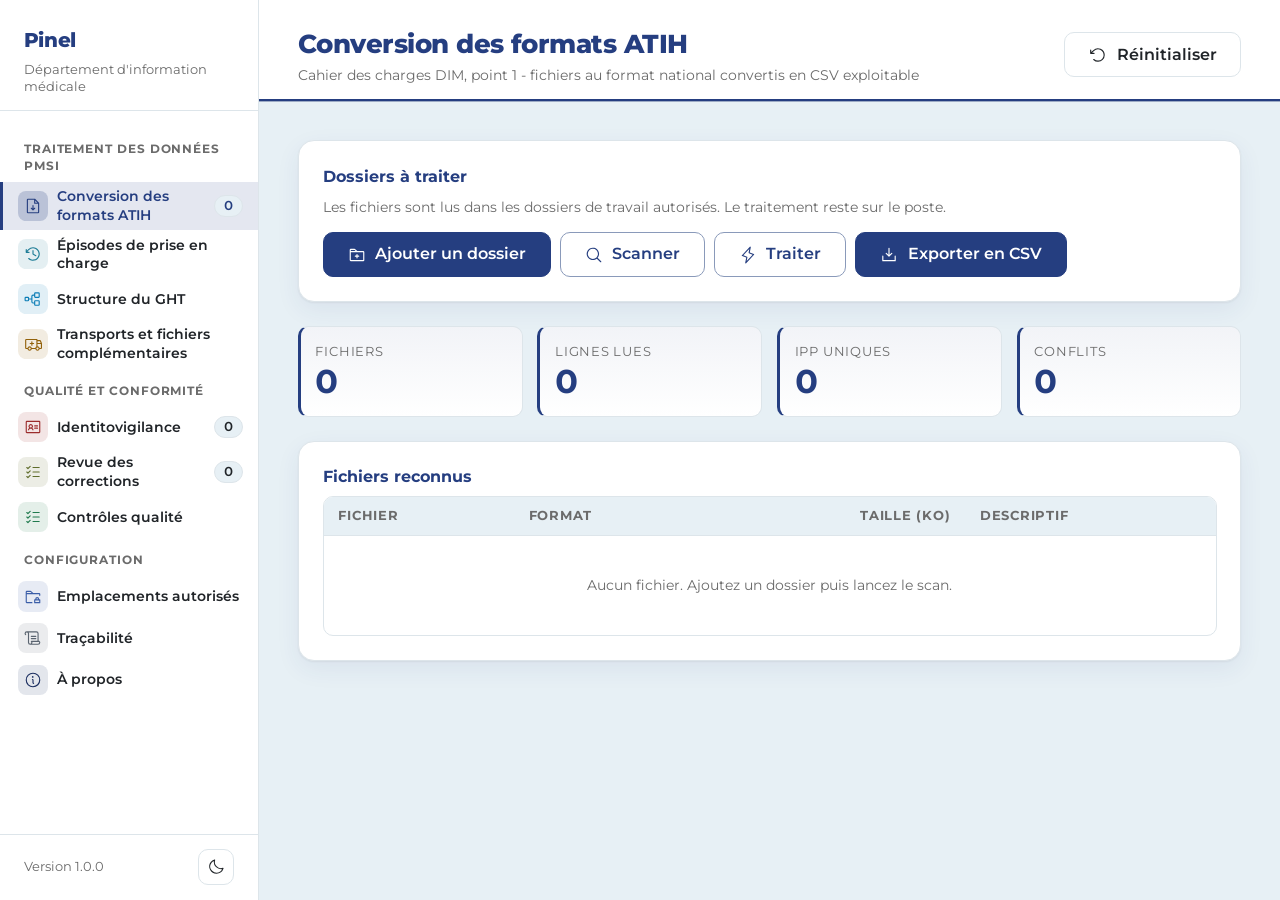
<file: web/index.html>
<!DOCTYPE html>
<html lang="fr">

<head>
  <meta charset="UTF-8">
  <meta name="viewport" content="width=device-width, initial-scale=1">
  <title>Pinel</title>
  <link rel="stylesheet" href="fonts/fonts.css">
  <link rel="stylesheet" href="css/jetons.css">
  <link rel="stylesheet" href="css/mise-en-page.css">
  <link rel="stylesheet" href="css/composants.css">
  <link rel="stylesheet" href="css/accents.css">
  <link rel="stylesheet" href="css/accessibilite.css">
  <link rel="icon" href="icons/favicon.png">
  <script src="js/theme.js"></script>
</head>

<body>
  <a class="skip-link" href="#contenu-principal">Aller au contenu principal</a>

  <div class="app">
    <aside class="sidebar">
      <div class="brand">
        <h1>Pinel</h1>
        <p id="brand-etablissement">Département d'information médicale</p>
      </div>

      <nav class="nav-shell" aria-label="Navigation principale">
        <div class="nav" role="tablist" aria-orientation="vertical">
          <div class="nav-group" role="presentation">Traitement des données PMSI</div>
          <button class="nav-item" role="tab" id="tab-moulinette" data-view="moulinette" aria-controls="view-moulinette" aria-selected="true" tabindex="0"><span class="chip"><span class="i" data-icon="file-arrow-down"></span></span> Conversion des formats ATIH <span class="badge" id="badge-fichiers">0</span></button>
          <button class="nav-item" role="tab" id="tab-episodes" data-view="episodes" aria-controls="view-episodes" aria-selected="false" tabindex="-1"><span class="chip"><span class="i" data-icon="clock-counter-clockwise"></span></span> Épisodes de prise en charge</button>
          <button class="nav-item" role="tab" id="tab-structure" data-view="structure" aria-controls="view-structure" aria-selected="false" tabindex="-1"><span class="chip"><span class="i" data-icon="tree-structure"></span></span> Structure du GHT</button>
          <button class="nav-item" role="tab" id="tab-fichcomp" data-view="fichcomp" aria-controls="view-fichcomp" aria-selected="false" tabindex="-1"><span class="chip"><span class="i" data-icon="ambulance"></span></span> Transports et fichiers complémentaires</button>

          <div class="nav-group" role="presentation">Qualité et conformité</div>
          <button class="nav-item" role="tab" id="tab-identito" data-view="identito" aria-controls="view-identito" aria-selected="false" tabindex="-1"><span class="chip"><span class="i" data-icon="identification-card"></span></span> Identitovigilance <span class="badge" id="badge-conflits">0</span></button>
          <button class="nav-item" role="tab" id="tab-revue" data-view="revue" aria-controls="view-revue" aria-selected="false" tabindex="-1"><span class="chip"><span class="i" data-icon="list-checks"></span></span> Revue des corrections <span class="badge" id="badge-revue">0</span></button>
          <button class="nav-item" role="tab" id="tab-controles" data-view="controles" aria-controls="view-controles" aria-selected="false" tabindex="-1"><span class="chip"><span class="i" data-icon="list-checks"></span></span> Contrôles qualité</button>

          <div class="nav-group" role="presentation">Configuration</div>
          <button class="nav-item" role="tab" id="tab-dossiers" data-view="dossiers" aria-controls="view-dossiers" aria-selected="false" tabindex="-1"><span class="chip"><span class="i" data-icon="folder-lock"></span></span> Emplacements autorisés</button>
          <button class="nav-item" role="tab" id="tab-journal" data-view="journal" aria-controls="view-journal" aria-selected="false" tabindex="-1"><span class="chip"><span class="i" data-icon="scroll"></span></span> Traçabilité</button>
          <button class="nav-item" role="tab" id="tab-apropos" data-view="apropos" aria-controls="view-apropos" aria-selected="false" tabindex="-1"><span class="chip"><span class="i" data-icon="info"></span></span> À propos</button>
        </div>
      </nav>

      <div class="sidebar-foot">
        <span id="version">Version 1.0.0</span>
        <span class="spacer"></span>
        <button class="icon-btn" id="btn-theme" type="button" aria-label="Changer de thème"><span class="i" data-icon="moon"></span></button>
      </div>
    </aside>

    <main class="main" id="contenu-principal" tabindex="-1">
      <header class="topbar">
        <div>
          <h2 id="view-title">Conversion des formats ATIH</h2>
          <p id="view-subtitle">Cahier des charges DIM, point 1 - fichiers au format national convertis en CSV exploitable</p>
        </div>
        <div class="spacer"></div>
        <button class="btn ghost" id="btn-reset" type="button"><span class="i" data-icon="arrow-counter-clockwise"></span> Réinitialiser</button>
      </header>

      <!-- ── Conversion des formats ATIH ───────────────────────────────── -->
      <section class="view stack" id="view-moulinette" role="tabpanel" aria-labelledby="tab-moulinette" tabindex="0">
        <div class="card">
          <h3>Dossiers à traiter</h3>
          <p class="hint">Les fichiers sont lus dans les dossiers de travail autorisés. Le traitement reste sur le poste.</p>
          <div class="row">
            <button class="btn" id="btn-ajouter-dossier" type="button"><span class="i" data-icon="folder-plus"></span> Ajouter un dossier</button>
            <button class="btn secondary" id="btn-scanner" type="button"><span class="i" data-icon="magnifying-glass"></span> Scanner</button>
            <button class="btn secondary" id="btn-traiter" type="button"><span class="i" data-icon="lightning"></span> Traiter</button>
            <button class="btn" id="btn-export-csv" type="button"><span class="i" data-icon="download-simple"></span> Exporter en CSV</button>
          </div>
        </div>

        <div class="grid cols-4" id="kpi-moulinette"></div>

        <div class="card">
          <h3>Fichiers reconnus</h3>
          <div class="table-wrap">
            <table>
              <thead><tr><th>Fichier</th><th>Format</th><th class="num">Taille (Ko)</th><th>Descriptif</th></tr></thead>
              <tbody id="tbody-fichiers">
                <tr><td colspan="4" class="empty">Aucun fichier. Ajoutez un dossier puis lancez le scan.</td></tr>
              </tbody>
            </table>
          </div>
        </div>
      </section>

      <!-- ── Épisodes ───────────────────────────────────────────────── -->
      <section class="view stack" id="view-episodes" role="tabpanel" aria-labelledby="tab-episodes" tabindex="0" hidden>
        <div class="card">
          <h3>Règle de continuité</h3>
          <p class="hint">Un épisode regroupe les journées consécutives d'un même patient, dans une même unité médicale et un même site. Le recueil étant annuel, un épisode se ferme au 31 décembre.</p>
          <div class="row">
            <label class="check">Tolérance
              <input type="number" id="episode-tolerance" value="0" min="0" max="30" class="narrow">
              jour(s) sans venue
            </label>
            <label class="check"><input type="checkbox" id="episode-um" checked> Rupture au changement d'UM</label>
            <label class="check"><input type="checkbox" id="episode-site" checked> Rupture au changement de site</label>
            <label class="check"><input type="checkbox" id="episode-annee" checked> Fermeture au 31 décembre</label>
            <button class="btn" id="btn-episodes" type="button"><span class="i" data-icon="clock-counter-clockwise"></span> Calculer les épisodes</button>
          </div>
        </div>

        <div class="grid cols-4" id="kpi-episodes"></div>

        <div class="card">
          <h3>Aperçu</h3>
          <div class="table-wrap">
            <table>
              <thead><tr><th>Épisode</th><th>IPP</th><th>UM</th><th>Site</th><th>Début</th><th>Fin</th><th class="num">Venues</th><th class="num">Durée</th></tr></thead>
              <tbody id="tbody-episodes">
                <tr><td colspan="8" class="empty">Traitez un lot RAA ou RPS, puis lancez le calcul.</td></tr>
              </tbody>
            </table>
          </div>
        </div>
      </section>

      <!-- ── Structure ──────────────────────────────────────────────── -->
      <section class="view stack" id="view-structure" role="tabpanel" aria-labelledby="tab-structure" tabindex="0" hidden>
        <div class="card">
          <h3>Fichier de structure du GHT</h3>
          <p class="hint">CSV ou TSV. Les colonnes sont reconnues même si les intitulés varient.</p>
          <div class="row">
            <button class="btn" id="btn-structure" type="button"><span class="i" data-icon="tree-structure"></span> Choisir le fichier</button>
          </div>
        </div>
        <div class="card" id="card-structure">
          <div class="empty">Aucune structure chargée. Choisissez le fichier de structure du GHT ci-dessus.</div>
        </div>
      </section>

      <!-- ── Transports et fichiers complémentaires ────────────────────── -->
      <section class="view stack" id="view-fichcomp" role="tabpanel" aria-labelledby="tab-fichcomp" tabindex="0" hidden>
        <div class="card">
          <h3>Classeur transports</h3>
          <p class="hint">Retire les blocs d'en-tête répétés, propage la date de commande sur les lignes vides, et conserve l'original avec les lignes retirées en rouge. Le fichier d'origine n'est jamais modifié.</p>
          <div class="row">
            <button class="btn" id="btn-fichcomp-nettoyer" type="button"><span class="i" data-icon="ambulance"></span> Nettoyer un classeur transports</button>
          </div>
        </div>
        <div class="card">
          <h3>Contrôle d'un fichier complémentaire</h3>
          <p class="hint">Longueur de ligne, FINESS, code, quantité et date au format attendu.</p>
          <div class="row">
            <label class="field-label" for="fichcomp-type">Type de fichier</label>
            <select id="fichcomp-type">
              <option value="med">Médicaments - 53 caractères</option>
              <option value="dmi">Dispositifs médicaux - 50 caractères</option>
            </select>
            <button class="btn secondary" id="btn-fichcomp-controler" type="button"><span class="i" data-icon="check-circle"></span> Contrôler un fichier</button>
          </div>
        </div>
        <div class="card" id="card-fichcomp">
          <div class="empty">Aucun traitement lancé. Nettoyez un classeur transports ou contrôlez un fichier complémentaire ci-dessus.</div>
        </div>
      </section>

      <!-- ── Identitovigilance ──────────────────────────────────────── -->
      <section class="view stack" id="view-identito" role="tabpanel" aria-labelledby="tab-identito" tabindex="0" hidden>
        <div class="card">
          <h3>Conflits de date de naissance</h3>
          <p class="hint">Un même identifiant patient portant plusieurs dates de naissance casse le chaînage.</p>
          <div class="row">
            <button class="btn secondary" id="btn-collisions" type="button"><span class="i" data-icon="arrow-counter-clockwise"></span> Actualiser</button>
            <button class="btn" id="btn-export-identite" type="button"><span class="i" data-icon="download-simple"></span> Exporter en CSV</button>
          </div>
        </div>
        <div class="card">
          <div class="table-wrap">
            <table>
              <thead><tr><th>IPP</th><th>Date retenue</th><th>Dates observées</th><th class="num">Occurrences</th></tr></thead>
              <tbody id="tbody-collisions">
                <tr><td colspan="4" class="empty">Aucune vérification lancée. Cliquez sur Actualiser pour rechercher les conflits.</td></tr>
              </tbody>
            </table>
          </div>
        </div>
      </section>

      <!-- ── Revue des corrections ──────────────────────────────────── -->
      <section class="view stack" id="view-revue" role="tabpanel" aria-labelledby="tab-revue" tabindex="0" hidden>
        <div class="card">
          <h3>Corrections apprises de vos propres corrections</h3>
          <p class="hint">Pinel compare vos fichiers d'origine à ceux que vous avez corrigés à la main, et en tire des règles. Une règle validée est proposée sur les lots suivants ; tant qu'elle est proposée, elle ne touche à rien.</p>
          <div class="row">
            <button class="btn secondary" id="btn-revue-recharger" type="button"><span class="i" data-icon="arrow-counter-clockwise"></span> Actualiser</button>
            <button class="btn" id="btn-revue-suggestions" type="button"><span class="i" data-icon="magnifying-glass"></span> Chercher dans les dossiers de travail</button>
          </div>
        </div>

        <div class="grid cols-4" id="kpi-revue"></div>

        <div class="card">
          <h3>Règles</h3>
          <div class="table-wrap">
            <table>
              <thead><tr><th>Correction</th><th class="num">Confiance</th><th class="num">Cas</th><th>État</th><th><span class="sr-only">Décision</span></th></tr></thead>
              <tbody id="tbody-regles">
                <tr><td colspan="5" class="empty">Aucune règle apprise pour l'instant. Elles apparaissent après un apprentissage sur vos fichiers corrigés.</td></tr>
              </tbody>
            </table>
          </div>
        </div>

        <div class="card" id="card-suggestions">
          <h3>Lignes concernées dans les dossiers de travail</h3>
          <div class="empty">Cliquez sur Chercher dans les dossiers de travail pour compter les lignes que chaque règle toucherait.</div>
        </div>

        <div class="card">
          <h3>Lignes que le modèle signale</h3>
          <p class="hint" id="revue-modele">Aucun modèle entraîné sur ce poste.</p>
          <div class="row">
            <button class="btn secondary" id="btn-revue-lignes" type="button"><span class="i" data-icon="list-checks"></span> Relever les lignes à revoir</button>
          </div>
          <div id="card-lignes-a-revoir"></div>
        </div>
      </section>

      <!-- ── Contrôles ──────────────────────────────────────────────── -->
      <section class="view stack" id="view-controles" role="tabpanel" aria-labelledby="tab-controles" tabindex="0" hidden>
        <div class="card">
          <h3>Contrôles sur le lot</h3>
          <p class="hint">FINESS, format de date de naissance, identifiant en clair dans un fichier anonymisé, NIR de chaînage, lignes en double, cohérence de l'année du fichier.</p>
          <div class="row">
            <button class="btn" id="btn-controles" type="button"><span class="i" data-icon="check-circle"></span> Lancer les contrôles</button>
          </div>
        </div>
        <div class="card" id="card-controles">
          <div class="empty">Aucun contrôle lancé. Cliquez sur Lancer les contrôles pour vérifier le lot.</div>
        </div>
      </section>

      <!-- ── Dossiers de travail ────────────────────────────────────── -->
      <section class="view stack" id="view-dossiers" role="tabpanel" aria-labelledby="tab-dossiers" tabindex="0" hidden>
        <div class="card">
          <h3>Dossiers autorisés</h3>
          <p class="hint">Pinel ne lit et n'écrit que dans ces dossiers. Ils peuvent être locaux, sur un lecteur réseau monté ou sur un partage du GHT.</p>
          <div class="row">
            <button class="btn" id="btn-dossier-ajouter" type="button"><span class="i" data-icon="folder-plus"></span> Ajouter un dossier</button>
          </div>
          <div class="table-wrap mt-3">
            <table>
              <thead><tr><th>Dossier</th><th><span class="sr-only">Actions</span></th></tr></thead>
              <tbody id="tbody-dossiers">
                <tr><td colspan="2" class="empty">Aucun dossier ajouté. Ajoutez un dossier pour autoriser Pinel à y lire et à y écrire.</td></tr>
              </tbody>
            </table>
          </div>
        </div>

        <div class="card">
          <h3>Établissement</h3>
          <p class="hint">Ces valeurs figurent telles quelles dans les fichiers transmis. Elles sont propres à votre établissement : Pinel n'en suppose aucune.</p>
          <div class="grid cols-2">
            <div class="field">
              <label class="field-label" for="etab-nom">Nom affiché</label>
              <input type="text" id="etab-nom" placeholder="CH de … - Département d'information médicale">
            </div>
            <div class="field">
              <label class="field-label" for="etab-finess-epmsi">FINESS d'inscription e-PMSI</label>
              <input type="text" id="etab-finess-epmsi" inputmode="numeric" maxlength="9" placeholder="9 chiffres">
            </div>
            <div class="field">
              <label class="field-label" for="etab-finess-geo">FINESS géographique</label>
              <input type="text" id="etab-finess-geo" inputmode="numeric" maxlength="9" placeholder="9 chiffres">
            </div>
            <div class="field">
              <label class="field-label" for="etab-prestation">Type de prestation (transports)</label>
              <input type="text" id="etab-prestation" maxlength="2" placeholder="ex. 17">
            </div>
            <div class="field">
              <label class="field-label" for="etab-forfait">Code forfait (transports)</label>
              <input type="text" id="etab-forfait" maxlength="8" placeholder="ex. ST2">
            </div>
            <div class="field">
              <label class="field-label" for="etab-distance">Classe de distance (transports)</label>
              <input type="text" id="etab-distance" maxlength="2" placeholder="ex. 06">
            </div>
          </div>
          <div class="row mt-3">
            <button class="btn" id="btn-etab-enregistrer" type="button"><span class="i" data-icon="check-circle"></span> Enregistrer</button>
          </div>
        </div>

        <div class="grid cols-2">
          <div class="card">
            <h3>Dossier de sortie</h3>
            <p class="hint">Destination des CSV, des exports et des classeurs nettoyés.</p>
            <p class="path" id="dossier-sortie">Non défini</p>
            <button class="btn secondary" id="btn-dossier-sortie" type="button">Changer</button>
          </div>
          <div class="card">
            <h3>Descriptifs de format</h3>
            <p class="hint">Dossier où déposer les descriptifs officiels, un fichier par format et par année. Les formats changent tous les ans, aucune mise à jour de l'application n'est nécessaire.</p>
            <p class="path" id="dossier-formats">Non défini</p>
            <button class="btn secondary" id="btn-dossier-formats" type="button">Changer</button>
          </div>
        </div>
      </section>

      <!-- ── Journal ────────────────────────────────────────────────── -->
      <section class="view stack" id="view-journal" role="tabpanel" aria-labelledby="tab-journal" tabindex="0" hidden>
        <div class="card">
          <h3>Journal d'audit</h3>
          <p class="hint">Trace horodatée des opérations sensibles. Aucune donnée patient n'y figure.</p>
          <p class="path" id="chemin-audit">Non défini</p>
        </div>
        <div class="card">
          <h3>Journal de session</h3>
          <div class="log" id="journal">En attente…</div>
        </div>
      </section>

      <!-- ── À propos ───────────────────────────────────────────────── -->
      <section class="view stack" id="view-apropos" role="tabpanel" aria-labelledby="tab-apropos" tabindex="0" hidden>
        <div class="card">
          <h3>Pinel</h3>
          <p class="hint">Traitement des fichiers PMSI pour un département d'information médicale.</p>
          <p><span id="apropos-version">Version 1.0.0</span></p>
        </div>

        <div class="card">
          <h3>Licence</h3>
          <p class="hint">Pinel s'utilise sous licence, rattachée au FINESS d'inscription e-PMSI de votre établissement. La vérification est locale : aucun appel vers l'extérieur, et un poste sans réseau reste autonome.</p>
          <p id="licence-etat">Vérification…</p>
          <p class="path" id="licence-detail"></p>
          <div class="row">
            <button class="btn secondary" id="btn-licence-importer" type="button"><span class="i" data-icon="folder-lock"></span> Importer une licence</button>
          </div>
        </div>

        <div class="card">
          <h3>Mise à jour</h3>
          <p class="hint">Pinel s'installe sous votre profil, sans droits d'administration, et se met à jour depuis un dossier du réseau du GHT. Aucun accès à internet n'est nécessaire.</p>
          <p id="maj-etat">Vérification…</p>
          <p class="path" id="maj-dossier">Aucun dossier de mise à jour configuré.</p>
          <div class="row">
            <button class="btn secondary" id="btn-maj-verifier" type="button"><span class="i" data-icon="arrow-counter-clockwise"></span> Vérifier</button>
            <button class="btn secondary" id="btn-maj-dossier" type="button"><span class="i" data-icon="folder-lock"></span> Choisir le dossier</button>
            <button class="btn" id="btn-maj-installer" type="button" hidden><span class="i" data-icon="download-simple"></span> Installer et redémarrer</button>
          </div>
        </div>

        <div class="card">
          <h3>Icônes</h3>
          <p class="hint">Les pictogrammes de la navigation et des boutons proviennent de Phosphor Icons, distribués sous licence MIT.</p>
          <details class="disclosure" data-licence="legal/phosphor-mit.txt">
            <summary>Lire le texte de la licence MIT (Phosphor Icons)</summary>
            <pre class="license-text">Chargement du texte de la licence…</pre>
          </details>
        </div>

        <div class="card">
          <h3>Polices</h3>
          <p class="hint">La police Montserrat est utilisée sous licence SIL Open Font License 1.1.</p>
          <details class="disclosure" data-licence="legal/montserrat-ofl.txt">
            <summary>Lire le texte de la licence SIL OFL 1.1 (Montserrat)</summary>
            <pre class="license-text">Chargement du texte de la licence…</pre>
          </details>
        </div>

        <div class="card">
          <h3>Bibliothèques tierces</h3>
          <p class="hint">ClosedXML, utilisée pour la lecture et l'écriture des classeurs Excel, est distribuée sous licence MIT.</p>
        </div>
      </section>
    </main>
  </div>

  <div class="toast" id="toast" role="status" aria-live="polite" hidden></div>

  <script src="js/core-dom.js"></script>
  <script src="js/core-api.js"></script>
  <script src="js/navigation.js"></script>
  <script src="js/vue-moulinette.js"></script>
  <script src="js/vue-episodes.js"></script>
  <script src="js/vue-structure.js"></script>
  <script src="js/vue-fichcomp.js"></script>
  <script src="js/vue-identito.js"></script>
  <script src="js/vue-revue.js"></script>
  <script src="js/vue-controles.js"></script>
  <script src="js/vue-reglages.js"></script>
  <script src="js/vue-journal.js"></script>
  <script src="js/vue-apropos.js"></script>
  <script src="js/app.js"></script>
</body>

</html>
</file>
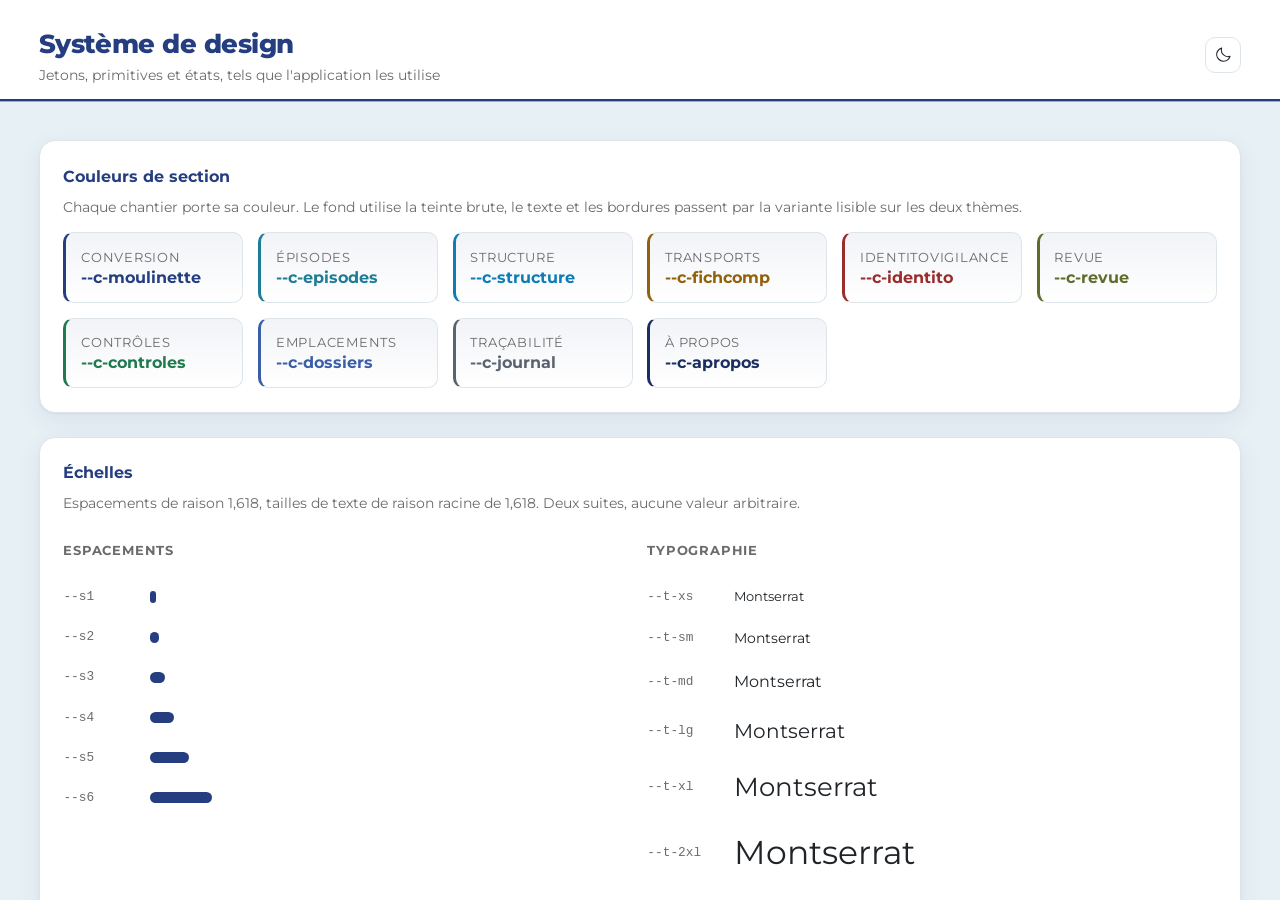
<file: web/systeme.html>
<!DOCTYPE html>
<html lang="fr">

<head>
  <meta charset="UTF-8">
  <meta name="viewport" content="width=device-width, initial-scale=1">
  <title>Système de design - Pinel</title>
  <!--
    Page vivante du système : elle charge les mêmes feuilles de style que
    l'application, jamais une copie. Un composant qui change ici a changé pour
    de bon, et un écart se voit tout de suite. Elle n'est liée depuis aucun
    écran : c'est une référence pour qui travaille sur l'interface.
  -->
  <link rel="stylesheet" href="fonts/fonts.css">
  <link rel="stylesheet" href="css/jetons.css">
  <link rel="stylesheet" href="css/mise-en-page.css">
  <link rel="stylesheet" href="css/composants.css">
  <link rel="stylesheet" href="css/accents.css">
  <link rel="stylesheet" href="css/accessibilite.css">
  <link rel="stylesheet" href="css/systeme.css">
  <link rel="icon" href="icons/favicon.png">
  <script src="js/theme.js"></script>
</head>

<body>
  <div class="app" data-accent="moulinette">
    <main class="main" id="contenu-principal" tabindex="-1">
      <header class="topbar">
        <div>
          <h2>Système de design</h2>
          <p>Jetons, primitives et états, tels que l'application les utilise</p>
        </div>
        <div class="spacer"></div>
        <button class="icon-btn" id="btn-theme" type="button" aria-label="Changer de thème"><span class="i" data-icon="moon"></span></button>
      </header>

      <section class="view stack">
        <div class="card">
          <h3>Couleurs de section</h3>
          <p class="hint">Chaque chantier porte sa couleur. Le fond utilise la teinte brute, le texte et les bordures passent par la variante lisible sur les deux thèmes.</p>
          <div class="grid cols-4" id="palette"></div>
        </div>

        <div class="card">
          <h3>Échelles</h3>
          <p class="hint">Espacements de raison 1,618, tailles de texte de raison racine de 1,618. Deux suites, aucune valeur arbitraire.</p>
          <div class="grid cols-2">
            <div id="espacements"></div>
            <div id="typographie"></div>
          </div>
        </div>

        <div class="card">
          <h3>Boutons</h3>
          <p class="hint">Un bouton plein par écran, le reste en secondaire. L'état occupé remplace l'icône par un indicateur tournant et bloque un second clic.</p>
          <div class="row">
            <button class="btn" type="button"><span class="i" data-icon="lightning"></span> Action principale</button>
            <button class="btn secondary" type="button"><span class="i" data-icon="magnifying-glass"></span> Action secondaire</button>
            <button class="btn ghost" type="button">Action discrète</button>
            <button class="btn small" type="button">Petite</button>
            <button class="btn" type="button" disabled>Indisponible</button>
            <button class="btn" type="button" aria-busy="true" disabled><span class="i" data-icon="lightning"></span> En cours</button>
            <button class="icon-btn" type="button" aria-label="Exemple"><span class="i" data-icon="sun"></span></button>
          </div>
        </div>

        <div class="card">
          <h3>Champs</h3>
          <p class="hint">Une étiquette au-dessus de sa saisie, la saisie prend la largeur offerte. Aucune largeur posée au cas par cas.</p>
          <div class="grid cols-3">
            <div class="field">
              <label class="field-label" for="demo-texte">Texte</label>
              <input type="text" id="demo-texte" placeholder="Exemple">
            </div>
            <div class="field">
              <label class="field-label" for="demo-liste">Liste</label>
              <select id="demo-liste"><option>Premier choix</option><option>Second choix</option></select>
            </div>
            <div class="field">
              <label class="field-label" for="demo-nombre">Nombre</label>
              <input type="number" id="demo-nombre" class="narrow" value="0" min="0">
            </div>
          </div>
          <div class="row mt-3">
            <label class="check"><input type="checkbox" checked> Case cochée</label>
            <label class="check"><input type="checkbox"> Case décochée</label>
          </div>
        </div>

        <div class="card">
          <h3>Compteurs</h3>
          <div class="grid cols-4" id="kpi-demo"></div>
        </div>

        <div class="card">
          <h3>Tableau</h3>
          <p class="hint">En-tête collant, hauteur bornée, chiffres alignés à droite en chasse fixe.</p>
          <div class="table-wrap">
            <table>
              <thead><tr><th>Format</th><th>État</th><th class="num">Lignes</th><th>Chemin</th></tr></thead>
              <tbody>
                <tr><td>RPS</td><td><span class="badge ok">reconnu</span></td><td class="num">5 089</td><td class="path">D:\PMSI\M09\rps.txt</td></tr>
                <tr><td>RAA</td><td><span class="badge ok">reconnu</span></td><td class="num">89 505</td><td class="path">D:\PMSI\M09\raa.txt</td></tr>
                <tr><td>INCONNU</td><td><span class="badge warn">non reconnu</span></td><td class="num">142</td><td class="path">D:\PMSI\M09\divers.txt</td></tr>
              </tbody>
            </table>
          </div>
        </div>

        <div class="card">
          <h3>Messages</h3>
          <div class="stack">
            <div class="note">Information : ce que l'application vient de faire, ou ce qu'elle attend.</div>
            <div class="note warn">Avertissement : la transmission passera, mais quelque chose mérite un regard.</div>
            <div class="empty">État vide : ce qui manque, et le geste qui le remplit.</div>
          </div>
          <div class="row mt-3">
            <button class="btn secondary" id="btn-toast" type="button">Notification</button>
            <button class="btn ghost" id="btn-toast-erreur" type="button">Notification d'erreur</button>
          </div>
        </div>
      </section>
    </main>
  </div>

  <div class="toast" id="toast" role="status" aria-live="polite" hidden></div>

  <script src="js/core-dom.js"></script>
  <script>
    (function () {
      'use strict';
      var dom = window.Pinel.dom;

      var SECTIONS = [
        ['moulinette', 'Conversion'], ['episodes', 'Épisodes'], ['structure', 'Structure'],
        ['fichcomp', 'Transports'], ['identito', 'Identitovigilance'], ['revue', 'Revue'],
        ['controles', 'Contrôles'], ['dossiers', 'Emplacements'], ['journal', 'Traçabilité'], ['apropos', 'À propos']
      ];

      document.getElementById('palette').innerHTML = SECTIONS.map(function (s) {
        return '<div class="kpi swatch" data-section="' + s[0] + '">' +
          '<div class="label">' + s[1] + '</div>' +
          '<div class="value">--c-' + s[0] + '</div></div>';
      }).join('');

      document.getElementById('espacements').innerHTML = '<p class="field-label">Espacements</p>' +
        '<div class="echelle">' + [1, 2, 3, 4, 5, 6].map(function (n) {
          return '<div class="mesure"><span class="nom">--s' + n + '</span>' +
            '<span class="barre" data-espacement="' + n + '"></span></div>';
        }).join('') + '</div>';

      document.getElementById('typographie').innerHTML = '<p class="field-label">Typographie</p>' +
        '<div class="echelle">' + ['xs', 'sm', 'md', 'lg', 'xl', '2xl'].map(function (t) {
          return '<div class="mesure"><span class="nom">--t-' + t + '</span>' +
            '<span class="exemple" data-taille="' + t + '">Montserrat</span></div>';
        }).join('') + '</div>';

      dom.kpis('kpi-demo', [['Fichiers', 12], ['Lignes lues', '89 505'], ['IPP uniques', '5 210'], ['Conflits', 0]]);

      document.getElementById('btn-toast').addEventListener('click', function () {
        dom.toast('Traitement terminé : 89 505 lignes.');
      });
      document.getElementById('btn-toast-erreur').addEventListener('click', function () {
        dom.toast('Erreur : service local injoignable.', 'error');
      });

      dom.els('[data-icon]').forEach(function (node) { dom.paintIcon(node, node.getAttribute('data-icon')); });
      window.Pinel.theme.wire();
    })();
  </script>
</body>

</html>
</file>
<file: web/fonts/fonts.css>
/* latin-ext */
@font-face {
  font-family: 'Montserrat';
  font-style: normal;
  font-weight: 400;
  font-display: swap;
  src: url(montserrat-1e82e2bf.woff2) format('woff2');
  unicode-range: U+0100-02BA, U+02BD-02C5, U+02C7-02CC, U+02CE-02D7, U+02DD-02FF, U+0304, U+0308, U+0329, U+1D00-1DBF, U+1E00-1E9F, U+1EF2-1EFF, U+2020, U+20A0-20AB, U+20AD-20C0, U+2113, U+2C60-2C7F, U+A720-A7FF;
}
/* latin */
@font-face {
  font-family: 'Montserrat';
  font-style: normal;
  font-weight: 400;
  font-display: swap;
  src: url(montserrat-49e242af.woff2) format('woff2');
  unicode-range: U+0000-00FF, U+0131, U+0152-0153, U+02BB-02BC, U+02C6, U+02DA, U+02DC, U+0304, U+0308, U+0329, U+2000-206F, U+20AC, U+2122, U+2191, U+2193, U+2212, U+2215, U+FEFF, U+FFFD;
}
/* latin-ext */
@font-face {
  font-family: 'Montserrat';
  font-style: normal;
  font-weight: 500;
  font-display: swap;
  src: url(montserrat-1e82e2bf.woff2) format('woff2');
  unicode-range: U+0100-02BA, U+02BD-02C5, U+02C7-02CC, U+02CE-02D7, U+02DD-02FF, U+0304, U+0308, U+0329, U+1D00-1DBF, U+1E00-1E9F, U+1EF2-1EFF, U+2020, U+20A0-20AB, U+20AD-20C0, U+2113, U+2C60-2C7F, U+A720-A7FF;
}
/* latin */
@font-face {
  font-family: 'Montserrat';
  font-style: normal;
  font-weight: 500;
  font-display: swap;
  src: url(montserrat-49e242af.woff2) format('woff2');
  unicode-range: U+0000-00FF, U+0131, U+0152-0153, U+02BB-02BC, U+02C6, U+02DA, U+02DC, U+0304, U+0308, U+0329, U+2000-206F, U+20AC, U+2122, U+2191, U+2193, U+2212, U+2215, U+FEFF, U+FFFD;
}
/* latin-ext */
@font-face {
  font-family: 'Montserrat';
  font-style: normal;
  font-weight: 600;
  font-display: swap;
  src: url(montserrat-1e82e2bf.woff2) format('woff2');
  unicode-range: U+0100-02BA, U+02BD-02C5, U+02C7-02CC, U+02CE-02D7, U+02DD-02FF, U+0304, U+0308, U+0329, U+1D00-1DBF, U+1E00-1E9F, U+1EF2-1EFF, U+2020, U+20A0-20AB, U+20AD-20C0, U+2113, U+2C60-2C7F, U+A720-A7FF;
}
/* latin */
@font-face {
  font-family: 'Montserrat';
  font-style: normal;
  font-weight: 600;
  font-display: swap;
  src: url(montserrat-49e242af.woff2) format('woff2');
  unicode-range: U+0000-00FF, U+0131, U+0152-0153, U+02BB-02BC, U+02C6, U+02DA, U+02DC, U+0304, U+0308, U+0329, U+2000-206F, U+20AC, U+2122, U+2191, U+2193, U+2212, U+2215, U+FEFF, U+FFFD;
}
/* latin-ext */
@font-face {
  font-family: 'Montserrat';
  font-style: normal;
  font-weight: 700;
  font-display: swap;
  src: url(montserrat-1e82e2bf.woff2) format('woff2');
  unicode-range: U+0100-02BA, U+02BD-02C5, U+02C7-02CC, U+02CE-02D7, U+02DD-02FF, U+0304, U+0308, U+0329, U+1D00-1DBF, U+1E00-1E9F, U+1EF2-1EFF, U+2020, U+20A0-20AB, U+20AD-20C0, U+2113, U+2C60-2C7F, U+A720-A7FF;
}
/* latin */
@font-face {
  font-family: 'Montserrat';
  font-style: normal;
  font-weight: 700;
  font-display: swap;
  src: url(montserrat-49e242af.woff2) format('woff2');
  unicode-range: U+0000-00FF, U+0131, U+0152-0153, U+02BB-02BC, U+02C6, U+02DA, U+02DC, U+0304, U+0308, U+0329, U+2000-206F, U+20AC, U+2122, U+2191, U+2193, U+2212, U+2215, U+FEFF, U+FFFD;
}
/* latin-ext */
@font-face {
  font-family: 'Montserrat';
  font-style: normal;
  font-weight: 800;
  font-display: swap;
  src: url(montserrat-1e82e2bf.woff2) format('woff2');
  unicode-range: U+0100-02BA, U+02BD-02C5, U+02C7-02CC, U+02CE-02D7, U+02DD-02FF, U+0304, U+0308, U+0329, U+1D00-1DBF, U+1E00-1E9F, U+1EF2-1EFF, U+2020, U+20A0-20AB, U+20AD-20C0, U+2113, U+2C60-2C7F, U+A720-A7FF;
}
/* latin */
@font-face {
  font-family: 'Montserrat';
  font-style: normal;
  font-weight: 800;
  font-display: swap;
  src: url(montserrat-49e242af.woff2) format('woff2');
  unicode-range: U+0000-00FF, U+0131, U+0152-0153, U+02BB-02BC, U+02C6, U+02DA, U+02DC, U+0304, U+0308, U+0329, U+2000-206F, U+20AC, U+2122, U+2191, U+2193, U+2212, U+2215, U+FEFF, U+FFFD;
}
</file>
<file: web/css/jetons.css>
/*
 * Pinel - jetons de conception (couleurs, espacements, typographie).
 *
 * Aucun framework, aucun CDN : tout est servi depuis le poste, exigence des
 * stations DIM sans accès internet. Les espacements suivent une progression
 * fondée sur le nombre d'or (1,618), la typographie est Montserrat, en une
 * seule famille, avec des chiffres tabulaires pour les valeurs.
 *
 * Les couleurs de texte qui doivent rester lisibles sur les deux thèmes
 * (clair et sombre) passent par une variante "-ink", vérifiée au ratio de
 * contraste WCAG AA. La variante de base reste inchangée : elle sert aux
 * fonds (boutons, badges), la variante "-ink" sert au texte et aux bordures
 * porteuses de sens.
 */

:root {
  /* Palette relevée sur le site institutionnel du GHT Psy Sud Paris :
     bleu #253E80, bleu clair #0C7DB6, teal #1D7C96, fond bleuté #E7F0F5,
     texte #202428, ocre #FCC764. */
  --navy: #253e80;
  --navy-dark: #1b2e60;
  --teal: #1d7c96;
  --sky: #0c7db6;
  --ocre: #fcc764;
  --warning: #92610a;
  --ink: #202428;
  --muted: #6b6b6b;
  --line: #dde5ea;
  --surface: #ffffff;
  --canvas: #e7f0f5;
  --shadow: 0 1px 2px rgba(32, 36, 40, .06), 0 8px 24px rgba(37, 62, 128, .07);

  /* Bordure des champs de saisie, distincte du filet --line : un champ a
     besoin d'un contour repérable (ratio non textuel >= 3:1) même quand rien
     ne le distingue par la couleur de fond. */
  --field-border: #748290;

  /* Couleur d'anneau de focus, unique pour toute l'application : un repère
     stable aide plus qu'un anneau qui change de teinte à chaque écran. */
  --focus: var(--teal-ink);

  /* La notification (toast) garde le même contraste fort quel que soit le
     thème de la page : elle ne suit pas --ink/--canvas. */
  --toast-bg: #202428;
  --toast-ink: #e7f0f5;
  --toast-ok: #7fd1c4;
  --toast-error: #f5a3a3;

  /* Variantes "-ink" des couleurs de statut générique, indépendantes des
     couleurs de section. --teal-ink est assombri par rapport à --teal : sur
     le fond teinté d'un badge, --teal brut ne tient que 4,00:1. */
  --teal-ink: #196980;
  --warning-ink: #835709;

  /* Échelle d'espacement, raison phi. */
  --s1: 0.35rem;
  --s2: 0.57rem;
  --s3: 0.92rem;
  --s4: 1.49rem;
  --s5: 2.41rem;
  --s6: 3.90rem;

  /* Échelle typographique, raison racine de phi, calée sur 16 px de texte
     courant. Elle partait de 0,72 rem, soit 11,5 px sur les mentions, les
     chemins et les en-têtes de tableau : trop fin pour une station de travail
     hospitalière, où l'on lit des colonnes de chiffres toute la journée. */
  --t-xs: 0.80rem;
  --t-sm: 0.89rem;
  --t-md: 1.00rem;
  --t-lg: 1.27rem;
  --t-xl: 1.62rem;
  --t-2xl: 2.06rem;

  /* Pile à chasse fixe des chemins, du journal et des identifiants : polices
     système Windows, présentes sur tout poste du GHT, rien à embarquer. */
  --font-mono: Consolas, "Cascadia Mono", "Courier New", monospace;

  --ease-out: cubic-bezier(.2, .8, .2, 1);
  --dur: .18s;

  --radius: 10px;
  --radius-lg: 16px;
  --sidebar: 16.2rem;

  /* Une couleur par chantier : la barre de titre, les icônes de navigation
     et les compteurs prennent la teinte de la section ouverte, ce qui situe
     l'utilisateur d'un coup d'œil. */
  --c-moulinette: #253e80;
  --c-episodes: #1d7c96;
  --c-structure: #0c7db6;
  --c-fichcomp: #92610a;
  --c-identito: #9b2c2c;
  /* Olive : la seule plage de teintes encore libre, entre l'ocre des
     transports (38 degres) et le vert des controles (150 degres). Le violet
     essaye d'abord tenait plus de l'interface generee que de la charte de
     l'etablissement, et ne venait d'aucune couleur institutionnelle. */
  --c-revue: #5f6d2b;
  --c-controles: #1f7a4d;
  --c-dossiers: #3b5ea8;
  --c-journal: #5a6470;
  --c-apropos: #1b2e60;
  --accent: var(--c-moulinette);

  /* Variantes "-ink" des couleurs de section : en thème clair elles valent
     la couleur brute (déjà conforme), en thème sombre elles sont éclaircies
     ci-dessous pour rester lisibles sur un fond sombre. */
  --c-moulinette-ink: var(--c-moulinette);
  --c-episodes-ink: var(--c-episodes);
  --c-structure-ink: var(--c-structure);
  --c-fichcomp-ink: var(--c-fichcomp);
  --c-identito-ink: var(--c-identito);
  --c-revue-ink: var(--c-revue);
  --c-controles-ink: var(--c-controles);
  --c-dossiers-ink: var(--c-dossiers);
  --c-journal-ink: var(--c-journal);
  --c-apropos-ink: var(--c-apropos);
  --accent-ink: var(--c-moulinette-ink);
}

/* Thème : js/theme.js pose data-theme="light" ou "dark" sur <html> avant le
   premier rendu, d'après le choix enregistré ou, à défaut, le réglage du
   système. Un seul bloc de valeurs sombres, jamais dupliqué dans une media
   query. color-scheme laisse le moteur peindre les widgets natifs (case à
   cocher, liste déroulante, barres de défilement) dans le bon thème. */
:root { color-scheme: light; }

:root[data-theme="dark"] {
  color-scheme: dark;
  --ink: #eef1f4;
  --surface: #1c232a;
  --canvas: #12171c;
  --line: #2c343b;
  --muted: #9aa7af;
  --field-border: #70808f;
  --focus: var(--ocre);
  --shadow: 0 1px 2px rgba(0, 0, 0, .5), 0 8px 24px rgba(0, 0, 0, .4);

  --teal-ink: color-mix(in srgb, var(--teal) 74%, white);
  --warning-ink: color-mix(in srgb, var(--warning) 70%, white);

  --c-moulinette-ink: color-mix(in srgb, var(--c-moulinette) 60%, white);
  --c-episodes-ink: color-mix(in srgb, var(--c-episodes) 74%, white);
  --c-structure-ink: color-mix(in srgb, var(--c-structure) 78%, white);
  --c-fichcomp-ink: color-mix(in srgb, var(--c-fichcomp) 70%, white);
  --c-identito-ink: color-mix(in srgb, var(--c-identito) 62%, white);
  --c-revue-ink: color-mix(in srgb, var(--c-revue) 72%, white);
  --c-controles-ink: color-mix(in srgb, var(--c-controles) 74%, white);
  --c-dossiers-ink: color-mix(in srgb, var(--c-dossiers) 70%, white);
  --c-journal-ink: color-mix(in srgb, var(--c-journal) 72%, white);
  --c-apropos-ink: color-mix(in srgb, var(--c-apropos) 56%, white);
}

* { box-sizing: border-box; }

html, body {
  margin: 0;
  height: 100%;
  overflow: hidden;
}

body {
  font-family: Montserrat, "Segoe UI", sans-serif;
  font-size: var(--t-md);
  line-height: 1.55;
  color: var(--ink);
  background: var(--canvas);
  -webkit-font-smoothing: antialiased;
}

.num { font-variant-numeric: tabular-nums; }

code, .mono { font-family: var(--font-mono); font-size: .95em; }
</file>
<file: web/css/mise-en-page.css>
/*
 * Pinel - ossature de la page : barre latérale, zone de contenu, écrans.
 */

/* ── Ossature ─────────────────────────────────────────────────────────── */
.app { display: flex; height: 100%; }

.sidebar {
  width: var(--sidebar);
  flex: none;
  background: var(--surface);
  border-right: 1px solid var(--line);
  display: flex;
  flex-direction: column;
}

.brand {
  padding: var(--s4) var(--s4) var(--s3);
  border-bottom: 1px solid var(--line);
}

.brand h1 {
  margin: 0;
  font-size: var(--t-lg);
  font-weight: 800;
  letter-spacing: -.02em;
  color: var(--c-moulinette-ink);
}

.brand p {
  margin: var(--s1) 0 0;
  font-size: var(--t-xs);
  line-height: 1.35;
  color: var(--muted);
}

/* ── Navigation ───────────────────────────────────────────────────────── */
/* .nav-shell est l'élément <nav> (repère de navigation) : il porte le nom
   accessible. .nav, en dessous, porte le rôle tablist et le défilement :
   séparer les deux évite qu'un rôle explicite écrase le repère de navigation
   implicite de <nav>. */
.nav-shell { display: flex; flex-direction: column; flex: 1; min-height: 0; }
.nav { flex: 1; overflow-y: auto; padding: var(--s3) 0; }

.nav-group {
  padding: var(--s3) var(--s4) var(--s1);
  font-size: 0.72rem;
  font-weight: 700;
  letter-spacing: .08em;
  text-transform: uppercase;
  color: var(--muted);
}

.nav-item {
  display: flex;
  align-items: center;
  gap: var(--s2);
  width: 100%;
  min-height: 2.6rem;
  padding: var(--s1) var(--s3);
  border: 0;
  border-left: 3px solid transparent;
  background: none;
  font: inherit;
  font-size: var(--t-sm);
  font-weight: 600;
  line-height: 1.3;
  color: var(--ink);
  text-align: left;
  cursor: pointer;
  transition: background-color var(--dur) ease, color var(--dur) ease;
}

.nav-item:hover { background: var(--canvas); }

/* Le menu défile : un anneau posé à l'extérieur serait rogné par le bord du
   conteneur. On le rentre dans l'entrée. */
.nav-item:focus-visible { outline-offset: -3px; }
.nav-item .badge { margin-left: auto; }

.sidebar-foot {
  padding: var(--s3) var(--s4);
  border-top: 1px solid var(--line);
  display: flex;
  align-items: center;
  gap: var(--s2);
  font-size: var(--t-xs);
  color: var(--muted);
}

.sidebar-foot .spacer { flex: 1; }

/* Bascule de thème : bouton carré, icône seule, nom accessible porté par
   aria-label et tenu à jour par js/theme.js. */
.icon-btn {
  display: inline-flex;
  align-items: center;
  justify-content: center;
  width: 2.25rem;
  height: 2.25rem;
  border: 1px solid var(--line);
  border-radius: var(--radius);
  background: transparent;
  color: var(--ink);
  cursor: pointer;
  transition: background-color var(--dur) ease;
}

.icon-btn:hover { background: var(--canvas); }

/* ── Contenu ──────────────────────────────────────────────────────────── */
.main { flex: 1; display: flex; flex-direction: column; min-width: 0; }

.topbar {
  display: flex;
  align-items: center;
  gap: var(--s3);
  padding: var(--s4) var(--s5) var(--s3);
  border-bottom: 1px solid var(--line);
  background: var(--surface);
}

.topbar h2 { margin: 0; font-size: var(--t-xl); font-weight: 800; letter-spacing: -.02em; }
.topbar p { margin: 0; font-size: var(--t-sm); color: var(--muted); }
.topbar .spacer { flex: 1; }

.view { flex: 1; overflow-y: auto; padding: var(--s5); }
.view[hidden] { display: none; }

/* Entrée d'écran : léger fondu montant, coupé par accessibilite.css pour qui
   a demandé moins de mouvement. */
.view:not([hidden]) { animation: view-in .22s var(--ease-out); }

@keyframes view-in { from { opacity: 0; transform: translateY(.35rem); } }

.stack > * + * { margin-top: var(--s4); }

/* ── Fenêtre étroite (poste en demi-écran, écran 1280 px) ─────────────── */
@media (max-width: 64rem) {
  :root { --sidebar: 14rem; }
  .topbar { padding: var(--s3) var(--s4); }
  .view { padding: var(--s4); }
}
</file>
<file: web/css/composants.css>
/*
 * Pinel - composants réutilisables : cartes, boutons, champs, tableaux,
 * badges, notification. Les transitions sont courtes (150 ms) et
 * désactivées globalement pour qui préfère moins de mouvement, voir
 * accessibilite.css.
 */

/* ── Cartes et grilles ────────────────────────────────────────────────── */
.card {
  background: var(--surface);
  border: 1px solid var(--line);
  border-radius: var(--radius-lg);
  box-shadow: var(--shadow);
  padding: var(--s4);
}

.card h3 {
  margin: 0 0 var(--s1);
  font-size: var(--t-md);
  font-weight: 700;
  color: var(--accent-ink);
}

.card .hint { margin: 0 0 var(--s3); font-size: var(--t-sm); color: var(--muted); }

.grid { display: grid; gap: var(--s3); }
.grid.cols-2 { grid-template-columns: repeat(auto-fit, minmax(20rem, 1fr)); }
.grid.cols-4 { grid-template-columns: repeat(auto-fit, minmax(11rem, 1fr)); }

/* La bordure générale est posée AVANT le filet gauche : la propriété
   raccourcie "border" écrase tout "border-left" déclaré plus haut. */
.kpi {
  border: 1px solid var(--line);
  border-left: 3px solid var(--accent);
  background: linear-gradient(180deg, color-mix(in srgb, var(--accent) 6%, var(--surface)), var(--surface));
  border-radius: var(--radius);
  padding: var(--s3);
}

.kpi .label { font-size: var(--t-xs); text-transform: uppercase; letter-spacing: .06em; color: var(--muted); }
.kpi .value { font-variant-numeric: tabular-nums; font-size: var(--t-2xl); font-weight: 700; line-height: 1.2; color: var(--accent-ink); }

/* ── Contrôles ────────────────────────────────────────────────────────── */
.btn {
  display: inline-flex;
  align-items: center;
  gap: var(--s2);
  min-height: 2.75rem;
  padding: var(--s2) var(--s4);
  border: 1px solid var(--accent);
  border-radius: var(--radius);
  background: var(--accent);
  color: #fff;
  font: inherit;
  font-weight: 600;
  cursor: pointer;
  transition: background-color var(--dur) ease, border-color var(--dur) ease, transform var(--dur) var(--ease-out);
}

.btn:hover { background: color-mix(in srgb, var(--accent) 82%, #000); border-color: transparent; }
.btn:active { transform: scale(.98); }
.btn[disabled] { opacity: .5; cursor: not-allowed; }

/* Traitement en cours : api.guard pose aria-busy et désactive le bouton le
   temps de l'appel, ce qui empêche un double clic de lancer deux lots. */
.btn[aria-busy="true"] { opacity: 1; cursor: progress; }
.btn[aria-busy="true"] .i {
  -webkit-mask-image: url("../icons/circle-notch.svg") !important;
  mask-image: url("../icons/circle-notch.svg") !important;
  animation: spin .8s linear infinite;
}

@keyframes spin { to { transform: rotate(360deg); } }

.btn.secondary {
  background: transparent;
  color: var(--accent-ink);
  border-color: color-mix(in srgb, var(--accent-ink) 45%, var(--line));
}

.btn.secondary:hover { background: color-mix(in srgb, var(--accent) 10%, transparent); }
.btn.ghost { background: transparent; border-color: var(--line); color: var(--ink); }
.btn.ghost:hover { background: var(--canvas); }
.btn.small { min-height: 2.25rem; padding: var(--s1) var(--s3); font-size: var(--t-sm); }

.row { display: flex; flex-wrap: wrap; gap: var(--s2); align-items: center; }

label.check { display: inline-flex; align-items: center; gap: var(--s2); font-size: var(--t-sm); cursor: pointer; }

input[type="checkbox"] { width: 1.1rem; height: 1.1rem; accent-color: var(--accent); cursor: pointer; }

/* ── Champ de formulaire ───────────────────────────────────────────────
   Un champ est une etiquette au-dessus de sa saisie, et la saisie occupe la
   largeur offerte. Poser la largeur au cas par cas, en style en ligne, donnait
   des colonnes de largeurs differentes dans une meme grille. */
.field { display: flex; flex-direction: column; gap: var(--s1); min-width: 0; }
.field input, .field select, .field textarea { width: 100%; }
.field .hint { margin: var(--s1) 0 0; font-size: var(--t-xs); color: var(--muted); }

.field-label {
  display: block;
  margin-bottom: var(--s1);
  font-size: var(--t-xs);
  font-weight: 700;
  text-transform: uppercase;
  letter-spacing: .06em;
  color: var(--muted);
}

input[type="text"], input[type="number"], select {
  min-height: 2.75rem;
  padding: var(--s2) var(--s3);
  border: 1px solid var(--field-border);
  border-radius: var(--radius);
  background: var(--surface);
  color: var(--ink);
  font: inherit;
  min-width: 0;
  transition: border-color var(--dur) ease;
}

input[type="text"]:hover, input[type="number"]:hover, select:hover { border-color: var(--accent-ink); }
input.narrow { width: 5rem; }

/* ── Tableaux ─────────────────────────────────────────────────────────── */
/* Le conteneur défile dans les deux sens et borne sa hauteur : l'en-tête
   collant reste visible sur les 200 lignes d'anomalies d'un lot. */
.table-wrap { overflow: auto; max-height: 34rem; border: 1px solid var(--line); border-radius: var(--radius); }

table { width: 100%; border-collapse: collapse; font-size: var(--t-sm); }

th, td { padding: var(--s2) var(--s3); text-align: left; border-bottom: 1px solid var(--line); }

th {
  position: sticky;
  top: 0;
  z-index: 1;
  background: var(--canvas);
  font-size: var(--t-xs);
  text-transform: uppercase;
  letter-spacing: .06em;
  color: var(--muted);
}

tbody tr:last-child td { border-bottom: 0; }
tbody tr:not(:has(.empty)):hover { background: color-mix(in srgb, var(--accent) 5%, transparent); }
td.num, th.num { text-align: right; font-variant-numeric: tabular-nums; }

/* ── Éléments d'état ──────────────────────────────────────────────────── */
.badge {
  display: inline-block;
  padding: .1rem var(--s2);
  border-radius: 999px;
  background: var(--canvas);
  border: 1px solid var(--line);
  font-variant-numeric: tabular-nums;
  font-size: var(--t-xs);
}

.badge.ok { background: color-mix(in srgb, var(--teal) 14%, transparent); border-color: transparent; color: var(--teal-ink); }
.badge.warn { background: color-mix(in srgb, var(--warning) 16%, transparent); border-color: transparent; color: var(--warning-ink); }

.empty { padding: var(--s5); text-align: center; color: var(--muted); font-size: var(--t-sm); }

.note {
  border-left: 3px solid var(--teal);
  padding: var(--s2) var(--s3);
  background: color-mix(in srgb, var(--teal) 7%, transparent);
  border-radius: 0 var(--radius) var(--radius) 0;
  font-size: var(--t-sm);
}

.note.warn { border-left-color: var(--warning); background: color-mix(in srgb, var(--warning) 9%, transparent); }

.path { font-family: var(--font-mono); font-size: var(--t-xs); word-break: break-all; color: var(--muted); }

.log {
  font-family: var(--font-mono);
  font-size: var(--t-xs);
  background: var(--canvas);
  border: 1px solid var(--line);
  border-radius: var(--radius);
  padding: var(--s3);
  max-height: 16rem;
  overflow-y: auto;
  white-space: pre-wrap;
}

/* ── Attribution repliable (écran À propos) ──────────────────────────── */
.disclosure { border: 1px solid var(--line); border-radius: var(--radius); padding: var(--s2) var(--s3); }
.disclosure summary { cursor: pointer; font-weight: 600; }
.disclosure summary:focus-visible { outline-offset: 4px; }

.license-text {
  margin: var(--s3) 0 0;
  padding: var(--s3);
  background: var(--canvas);
  border: 1px solid var(--line);
  border-radius: var(--radius);
  font-family: var(--font-mono);
  font-size: var(--t-xs);
  line-height: 1.6;
  max-height: 22rem;
  overflow-y: auto;
  white-space: pre-wrap;
}

/* ── Icônes Phosphor (regular), SVG servis en masque et colorés par
   currentColor : nets à toute densité d'écran. Voir tools/vendor_assets.py. */
.i {
  display: inline-block;
  width: 1.15rem;
  height: 1.15rem;
  flex: none;
  background-color: currentColor;
  -webkit-mask-repeat: no-repeat;
  mask-repeat: no-repeat;
  -webkit-mask-position: center;
  mask-position: center;
  -webkit-mask-size: contain;
  mask-size: contain;
}

/* ── Notification ─────────────────────────────────────────────────────── */
.toast {
  position: fixed;
  right: var(--s4);
  bottom: var(--s4);
  z-index: 50;
  display: flex;
  align-items: flex-start;
  gap: var(--s2);
  max-width: 28rem;
  padding: var(--s3) var(--s4);
  border-radius: var(--radius);
  border-left: 4px solid var(--toast-ok);
  background: var(--toast-bg);
  color: var(--toast-ink);
  box-shadow: var(--shadow);
  font-size: var(--t-sm);
  animation: toast-in .24s var(--ease-out);
}

.toast .i { margin-top: .15rem; color: var(--toast-ok); }
.toast.error { border-left-color: var(--toast-error); }
.toast.error .i { color: var(--toast-error); }
.toast[hidden] { display: none; }

@keyframes toast-in { from { opacity: 0; transform: translateY(.5rem); } }

/* ── Utilitaires ──────────────────────────────────────────────────────
   Trois seulement, et pas un de plus : une classe utilitaire par besoin reel,
   sinon la feuille devient un second langage a apprendre. */
.mt-3 { margin-top: var(--s3); }
.align-end { text-align: right; }
.grid.cols-3 { grid-template-columns: repeat(auto-fit, minmax(14rem, 1fr)); }
</file>
<file: web/css/accents.css>
/*
 * Pinel - couleur de section : chaque chantier (moulinette, épisodes,
 * structure...) colore la barre de titre, l'icône active et les valeurs
 * chiffrées, ce qui situe l'utilisateur d'un coup d'œil.
 *
 * --accent sert aux fonds pleins (boutons), --accent-ink sert au texte et
 * aux bordures : la variante "-ink" est celle qui change en thème sombre,
 * voir jetons.css.
 */
.app[data-accent="moulinette"] { --accent: var(--c-moulinette); --accent-ink: var(--c-moulinette-ink); }
.app[data-accent="episodes"]   { --accent: var(--c-episodes);   --accent-ink: var(--c-episodes-ink); }
.app[data-accent="structure"]  { --accent: var(--c-structure);  --accent-ink: var(--c-structure-ink); }
.app[data-accent="fichcomp"]   { --accent: var(--c-fichcomp);   --accent-ink: var(--c-fichcomp-ink); }
.app[data-accent="identito"]   { --accent: var(--c-identito);   --accent-ink: var(--c-identito-ink); }
.app[data-accent="revue"]      { --accent: var(--c-revue);      --accent-ink: var(--c-revue-ink); }
.app[data-accent="controles"]  { --accent: var(--c-controles);  --accent-ink: var(--c-controles-ink); }
.app[data-accent="dossiers"]   { --accent: var(--c-dossiers);   --accent-ink: var(--c-dossiers-ink); }
.app[data-accent="journal"]    { --accent: var(--c-journal);    --accent-ink: var(--c-journal-ink); }
.app[data-accent="apropos"]    { --accent: var(--c-apropos);    --accent-ink: var(--c-apropos-ink); }

/* Chaque entrée de navigation garde sa couleur, active ou non : la pastille
   reste un repère graphique (contraste non textuel >= 3:1). Elle passe par
   la variante -ink, sans quoi le bleu marine de la conversion disparaît sur
   le fond sombre. */
.nav-item[data-view="moulinette"] .chip { color: var(--c-moulinette-ink); }
.nav-item[data-view="episodes"] .chip   { color: var(--c-episodes-ink); }
.nav-item[data-view="structure"] .chip  { color: var(--c-structure-ink); }
.nav-item[data-view="fichcomp"] .chip   { color: var(--c-fichcomp-ink); }
.nav-item[data-view="identito"] .chip   { color: var(--c-identito-ink); }
.nav-item[data-view="revue"] .chip      { color: var(--c-revue-ink); }
.nav-item[data-view="controles"] .chip  { color: var(--c-controles-ink); }
.nav-item[data-view="dossiers"] .chip   { color: var(--c-dossiers-ink); }
.nav-item[data-view="journal"] .chip    { color: var(--c-journal-ink); }
.nav-item[data-view="apropos"] .chip    { color: var(--c-apropos-ink); }

/* Entrée active : navigation.js pose aria-selected (patron ARIA tabs), c'est
   donc lui que le style lit. Un sélecteur sur un attribut que personne ne
   pose ne marque jamais rien. */
.nav-item[aria-selected="true"] {
  border-left-color: var(--accent-ink);
  color: var(--accent-ink);
  background: color-mix(in srgb, var(--accent) 12%, transparent);
}

/* Filet de couleur sous la barre de titre. */
.topbar { border-bottom-color: color-mix(in srgb, var(--accent) 35%, var(--line)); box-shadow: inset 0 -3px 0 -1px var(--accent); }
.topbar h2 { color: var(--accent-ink); }

.note { border-left-color: var(--accent); background: color-mix(in srgb, var(--accent) 8%, transparent); }

/* ── Pastille d'icône de navigation ───────────────────────────────────── */
.chip {
  display: inline-flex;
  align-items: center;
  justify-content: center;
  width: 1.9rem;
  height: 1.9rem;
  flex: none;
  border-radius: 8px;
  background: color-mix(in srgb, currentColor 12%, transparent);
  transition: background-color var(--dur) ease;
}

.nav-item .chip .i { width: 1.15rem; height: 1.15rem; }
.nav-item[aria-selected="true"] .chip { background: color-mix(in srgb, currentColor 22%, transparent); }
</file>
<file: web/css/accessibilite.css>
/*
 * Pinel - accessibilité transverse : contenu réservé aux lecteurs d'écran,
 * anneau de focus visible sur tout élément interactif, et repli complet du
 * mouvement pour qui l'a désactivé au niveau du système.
 *
 * Chargée en dernier : ses règles priment sur les couleurs et transitions
 * posées par composants.css et accents.css.
 */

/* ── Contenu réservé aux lecteurs d'écran ────────────────────────────── */
.sr-only {
  position: absolute;
  width: 1px;
  height: 1px;
  padding: 0;
  margin: -1px;
  overflow: hidden;
  clip: rect(0, 0, 0, 0);
  white-space: nowrap;
  border: 0;
}

/* ── Lien d'évitement, premier élément atteignable au clavier ──────────── */
.skip-link {
  position: fixed;
  top: var(--s2);
  left: var(--s2);
  z-index: 100;
  padding: var(--s2) var(--s3);
  border-radius: var(--radius);
  background: var(--ink);
  color: var(--canvas);
  font-weight: 700;
  text-decoration: none;
}

.skip-link:not(:focus) {
  position: absolute;
  width: 1px;
  height: 1px;
  padding: 0;
  margin: -1px;
  overflow: hidden;
  clip: rect(0, 0, 0, 0);
  white-space: nowrap;
  border: 0;
}

/* ── Anneau de focus, visible sur tout ce qui reçoit le clavier ────────── */
a:focus-visible,
button:focus-visible,
input:focus-visible,
select:focus-visible,
summary:focus-visible,
[tabindex]:focus-visible {
  outline: 3px solid var(--focus);
  outline-offset: 2px;
}

/* ── Repli complet du mouvement ─────────────────────────────────────────
   Après un test volontaire (transitions désactivées puis navigateur ouvert
   avec l'émulation "prefers-reduced-motion: reduce"), seuls le survol des
   boutons, des champs et le défilement fluide des écrans changent : aucune
   animation en boucle n'est utilisée dans l'application. */
@media (prefers-reduced-motion: reduce) {
  *, *::before, *::after {
    animation-duration: 0.001ms !important;
    animation-iteration-count: 1 !important;
    transition-duration: 0.001ms !important;
    scroll-behavior: auto !important;
  }
}

@media (prefers-reduced-motion: no-preference) {
  .view { scroll-behavior: smooth; }
}
</file>
<file: web/css/systeme.css>
/*
 * Pinel - feuille de la page du système de design, chargée par elle seule.
 *
 * Elle existe pour une raison de principe : la page qui dit « aucune valeur en
 * dur dans un écran » ne peut pas se permettre des styles en ligne. Ses
 * démonstrations ont donc leurs classes, comme le reste de l'application.
 */

/* ── Nuancier ─────────────────────────────────────────────────────────── */
.swatch { border-left-width: 3px; }
.swatch .value { font-size: var(--t-md); }

.swatch[data-section="moulinette"] { border-left-color: var(--c-moulinette); }
.swatch[data-section="episodes"]   { border-left-color: var(--c-episodes); }
.swatch[data-section="structure"]  { border-left-color: var(--c-structure); }
.swatch[data-section="fichcomp"]   { border-left-color: var(--c-fichcomp); }
.swatch[data-section="identito"]   { border-left-color: var(--c-identito); }
.swatch[data-section="revue"]      { border-left-color: var(--c-revue); }
.swatch[data-section="controles"]  { border-left-color: var(--c-controles); }
.swatch[data-section="dossiers"]   { border-left-color: var(--c-dossiers); }
.swatch[data-section="journal"]    { border-left-color: var(--c-journal); }
.swatch[data-section="apropos"]    { border-left-color: var(--c-apropos); }

.swatch[data-section="moulinette"] .value { color: var(--c-moulinette-ink); }
.swatch[data-section="episodes"] .value   { color: var(--c-episodes-ink); }
.swatch[data-section="structure"] .value  { color: var(--c-structure-ink); }
.swatch[data-section="fichcomp"] .value   { color: var(--c-fichcomp-ink); }
.swatch[data-section="identito"] .value   { color: var(--c-identito-ink); }
.swatch[data-section="revue"] .value      { color: var(--c-revue-ink); }
.swatch[data-section="controles"] .value  { color: var(--c-controles-ink); }
.swatch[data-section="dossiers"] .value   { color: var(--c-dossiers-ink); }
.swatch[data-section="journal"] .value    { color: var(--c-journal-ink); }
.swatch[data-section="apropos"] .value    { color: var(--c-apropos-ink); }

/* ── Échelles ─────────────────────────────────────────────────────────── */
.echelle { display: flex; flex-direction: column; gap: var(--s2); padding: var(--s3) 0; }

.echelle .mesure {
  display: flex;
  align-items: center;
  gap: var(--s3);
  padding: var(--s1) 0;
}

.echelle .mesure .nom { width: 4.5rem; flex: none; font-family: var(--font-mono); font-size: var(--t-xs); color: var(--muted); }

.echelle .barre { height: .7rem; border-radius: 999px; background: var(--accent); }
.echelle .barre[data-espacement="1"] { width: var(--s1); }
.echelle .barre[data-espacement="2"] { width: var(--s2); }
.echelle .barre[data-espacement="3"] { width: var(--s3); }
.echelle .barre[data-espacement="4"] { width: var(--s4); }
.echelle .barre[data-espacement="5"] { width: var(--s5); }
.echelle .barre[data-espacement="6"] { width: var(--s6); }

.echelle .exemple[data-taille="xs"]  { font-size: var(--t-xs); }
.echelle .exemple[data-taille="sm"]  { font-size: var(--t-sm); }
.echelle .exemple[data-taille="md"]  { font-size: var(--t-md); }
.echelle .exemple[data-taille="lg"]  { font-size: var(--t-lg); }
.echelle .exemple[data-taille="xl"]  { font-size: var(--t-xl); }
.echelle .exemple[data-taille="2xl"] { font-size: var(--t-2xl); }
</file>
